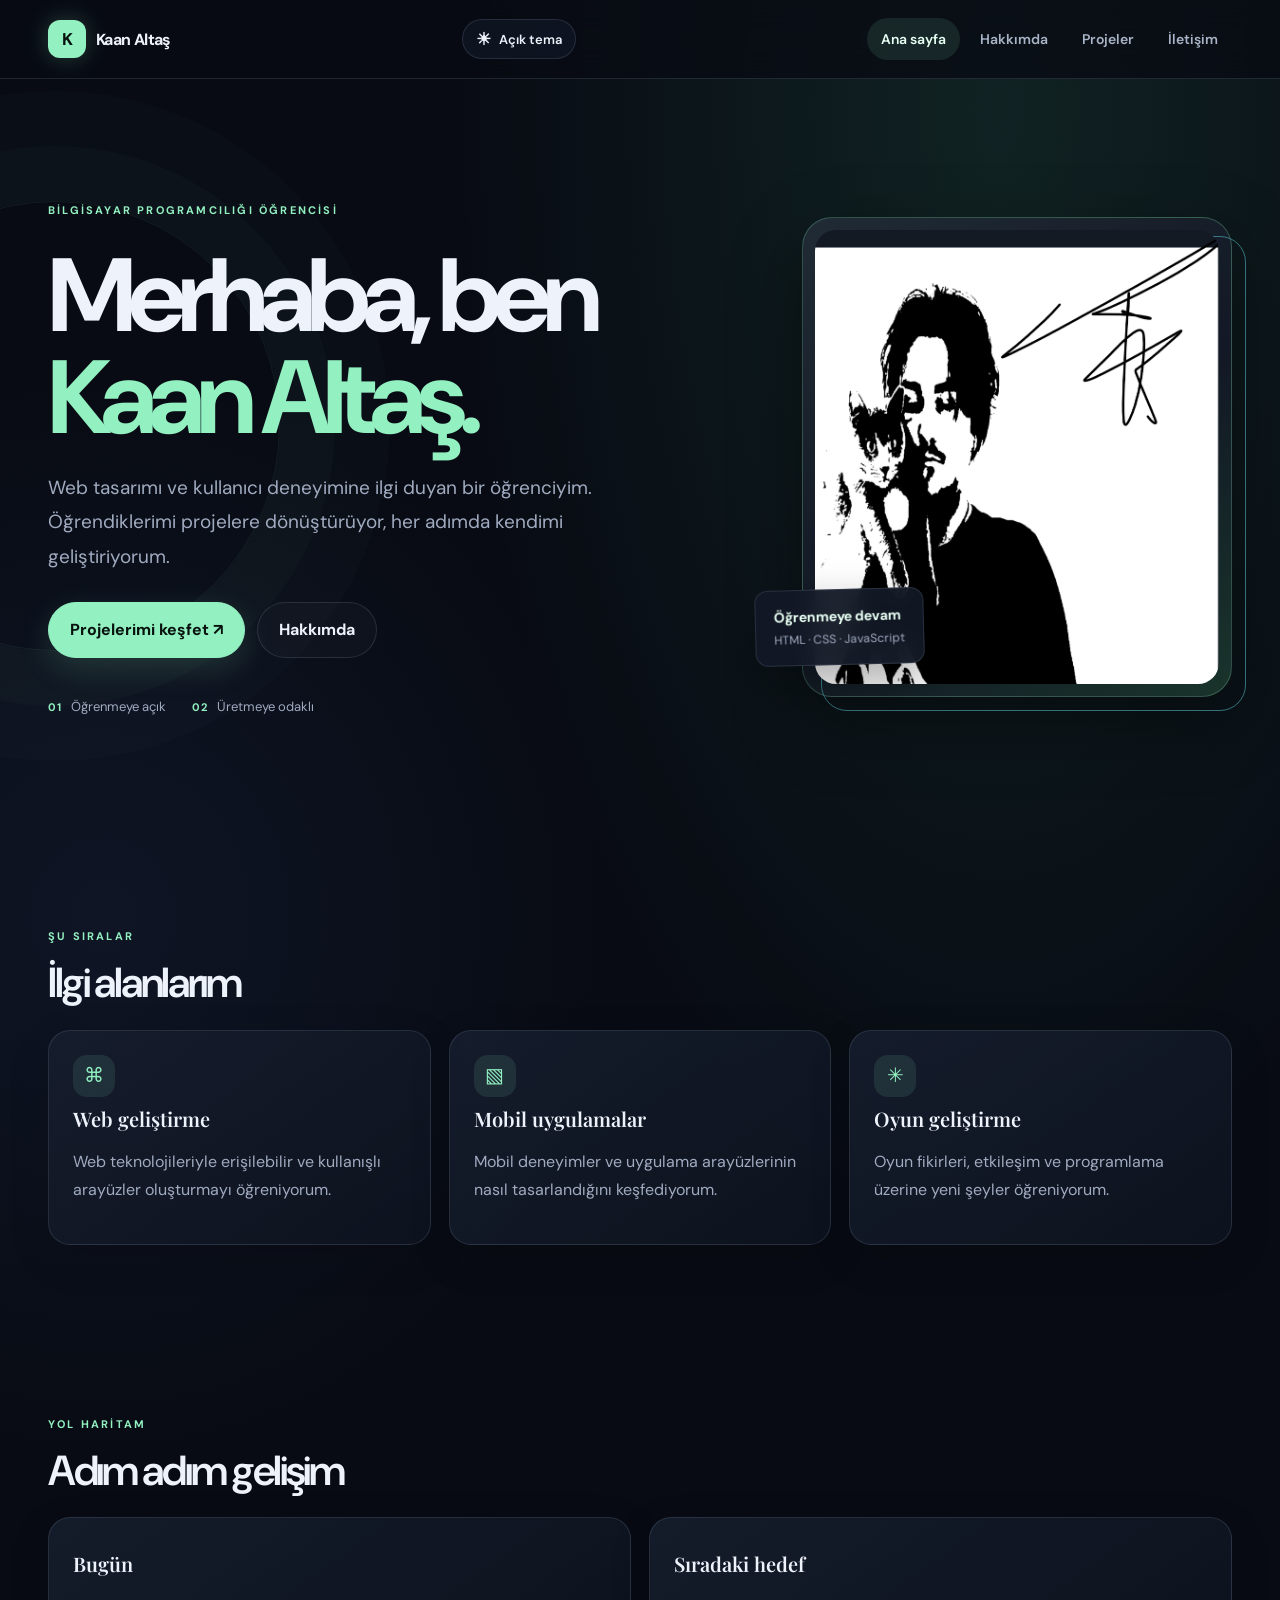
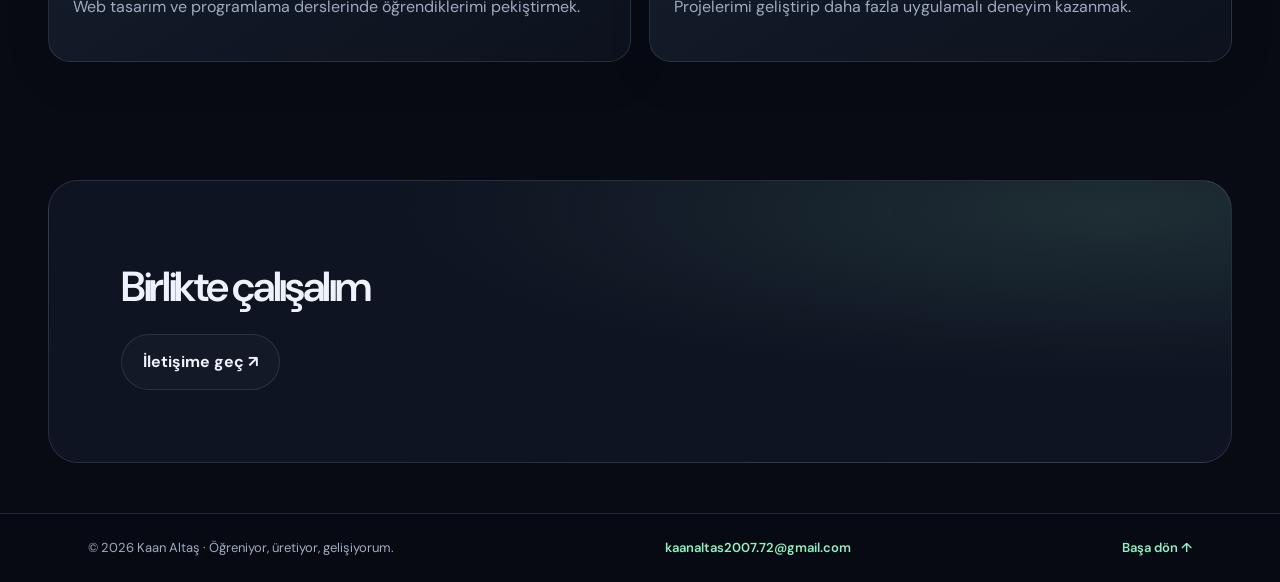
<file: index.html>
<!doctype html>
<html lang="tr" data-theme="dark">
    <head>
        <meta charset="utf-8">
        <meta name="viewport" content="width=device-width,initial-scale=1">
        <meta name="theme-color" content="#0d1020">
        <meta name="description" content="Kaan Altaş'ın kişisel portfolyosu; projeleri, eğitimi ve iletişim bilgileri.">
        <title>
            Portfolyo | Kaan Altaş
        </title>
        <link rel="stylesheet" href="css/style.css">
    </head>
    <body id="top">
        <div class="scroll-progress" aria-hidden="true"><span></span></div>
        <a class="skip" href="#main">
            İçeriğe geç
        </a>


        <!-- Üst alan: site markası, tema seçeneği ve gezinme menüsü. -->



        <header class="header">
            <div class="nav">
                <a class="brand" href="index.html">
                    <b>
                        K
                    </b>
                    Kaan Altaş
                </a>
                <button class="toggle" aria-label="Menüyü aç" aria-expanded="false">
                    ☰
                </button>
                <button class="theme-toggle" type="button" aria-label="Koyu temayi etkinlestir" aria-pressed="false">
                    <span class="theme-icon" aria-hidden="true">&#9790;</span>
                    <span class="theme-label">Koyu tema</span>
                </button>
                <nav aria-label="Ana menü">
                    <ul>
                        <li>
                            <a href="index.html" aria-current="page">
                                Ana sayfa
                            </a>
                        </li>
                        <li>
                            <a href="hakkimda.html">
                                Hakkımda
                            </a>
                        </li>
                        <li>
                            <a href="projeler.html">
                                Projeler
                            </a>
                        </li>
                        <li>
                            <a href="iletisim.html">
                                İletişim
                            </a>
                        </li>
                    </ul>
                </nav>
            </div>
        </header>


        <!-- Bu sayfanın ana içeriği burada başlar. -->



        <main id="main" class="wrap">


            <!-- Giriş alanı: kısa tanıtım ve portre görseli. -->



            <section class="hero" data-reveal>
                <div>
                    <span class="eyebrow">
                        Bilgisayar Programcılığı Öğrencisi
                    </span>
                    <h1>
                        Merhaba, ben
                        <br>
                        <span>
                            Kaan Altaş.
                        </span>
                    </h1>
                    <p class="lead">
                        Web tasarımı ve kullanıcı deneyimine ilgi duyan bir öğrenciyim. Öğrendiklerimi projelere dönüştürüyor, her adımda kendimi geliştiriyorum.
                    </p>
                    <div class="actions">
                        <a class="btn" href="projeler.html">
                            Projelerimi keşfet ↗
                        </a>
                        <a class="btn alt" href="hakkimda.html">
                            Hakkımda
                        </a>
                    </div>
                    <div class="hero-meta" aria-label="Kısa bilgiler">
                        <span><strong>01</strong> Öğrenmeye açık</span>
                        <span><strong>02</strong> Üretmeye odaklı</span>
                    </div>
                </div>
                <div class="portrait">
                    <img src="img/profil.png" alt="Kaan Altaş'ın portre fotoğrafı">
                    <div class="note">
                        <b>
                            Öğrenmeye devam
                        </b>
                        HTML · CSS · JavaScript
                    </div>
                </div>
            </section>


            <!-- İlgi alanlarını tanıtan kartlar. -->



            <section class="section" data-reveal>
                <span class="eyebrow">
                    Şu sıralar
                </span>
                <h2>
                    İlgi alanlarım
                </h2>
                <div class="grid">
                    <article class="panel">
                        <span class="icon">
                            ⌘
                        </span>
                        <h3>
                            Web geliştirme
                        </h3>
                        <p>
                            Web teknolojileriyle erişilebilir ve kullanışlı arayüzler oluşturmayı öğreniyorum.
                        </p>
                    </article>
                    <article class="panel">
                        <span class="icon">
                            ▧
                        </span>
                        <h3>
                            Mobil uygulamalar
                        </h3>
                        <p>
                            Mobil deneyimler ve uygulama arayüzlerinin nasıl tasarlandığını keşfediyorum.
                        </p>
                    </article>
                    <article class="panel">
                        <span class="icon">
                            ✳
                        </span>
                        <h3>
                            Oyun geliştirme
                        </h3>
                        <p>
                            Oyun fikirleri, etkileşim ve programlama üzerine yeni şeyler öğreniyorum.
                        </p>
                    </article>
                </div>
            </section>


            <!-- Hedefleri ve gelişim planını özetleyen bölüm. -->



            <section class="section" data-reveal>
                <span class="eyebrow">
                    Yol haritam
                </span>
                <h2>
                    Adım adım gelişim
                </h2>
                <div class="columns">
                    <article class="panel">
                        <h3>
                            Bugün
                        </h3>
                        <p>
                            Web tasarım ve programlama derslerinde öğrendiklerimi pekiştirmek.
                        </p>
                    </article>
                    <article class="panel">
                        <h3>
                            Sıradaki hedef
                        </h3>
                        <p>
                            Projelerimi geliştirip daha fazla uygulamalı deneyim kazanmak.
                        </p>
                    </article>
                </div>
            </section>


            <!-- İletişim sayfasına yönlendiren çağrı. -->



            <section class="section contact-cta" data-reveal>
                <h2>
                    Birlikte çalışalım
                </h2>
                <a class="btn alt" href="iletisim.html">
                    İletişime geç ↗
                </a>
            </section>
        </main>


        <!-- Alt bilgi: telif ve iletişim bağlantıları. -->



        <footer>
            <div class="foot">
                <span>
                    © 2026 Kaan Altaş · Öğreniyor, üretiyor, gelişiyorum.
                </span>
                <a href="mailto:kaanaltas2007.72@gmail.com">
                    kaanaltas2007.72@gmail.com
                </a>
                <a href="#top">
                    Başa dön ↑
                </a>
            </div>
        </footer>
        <script src="js/main.js" defer>
        </script>
    </body>
</html>
</file>
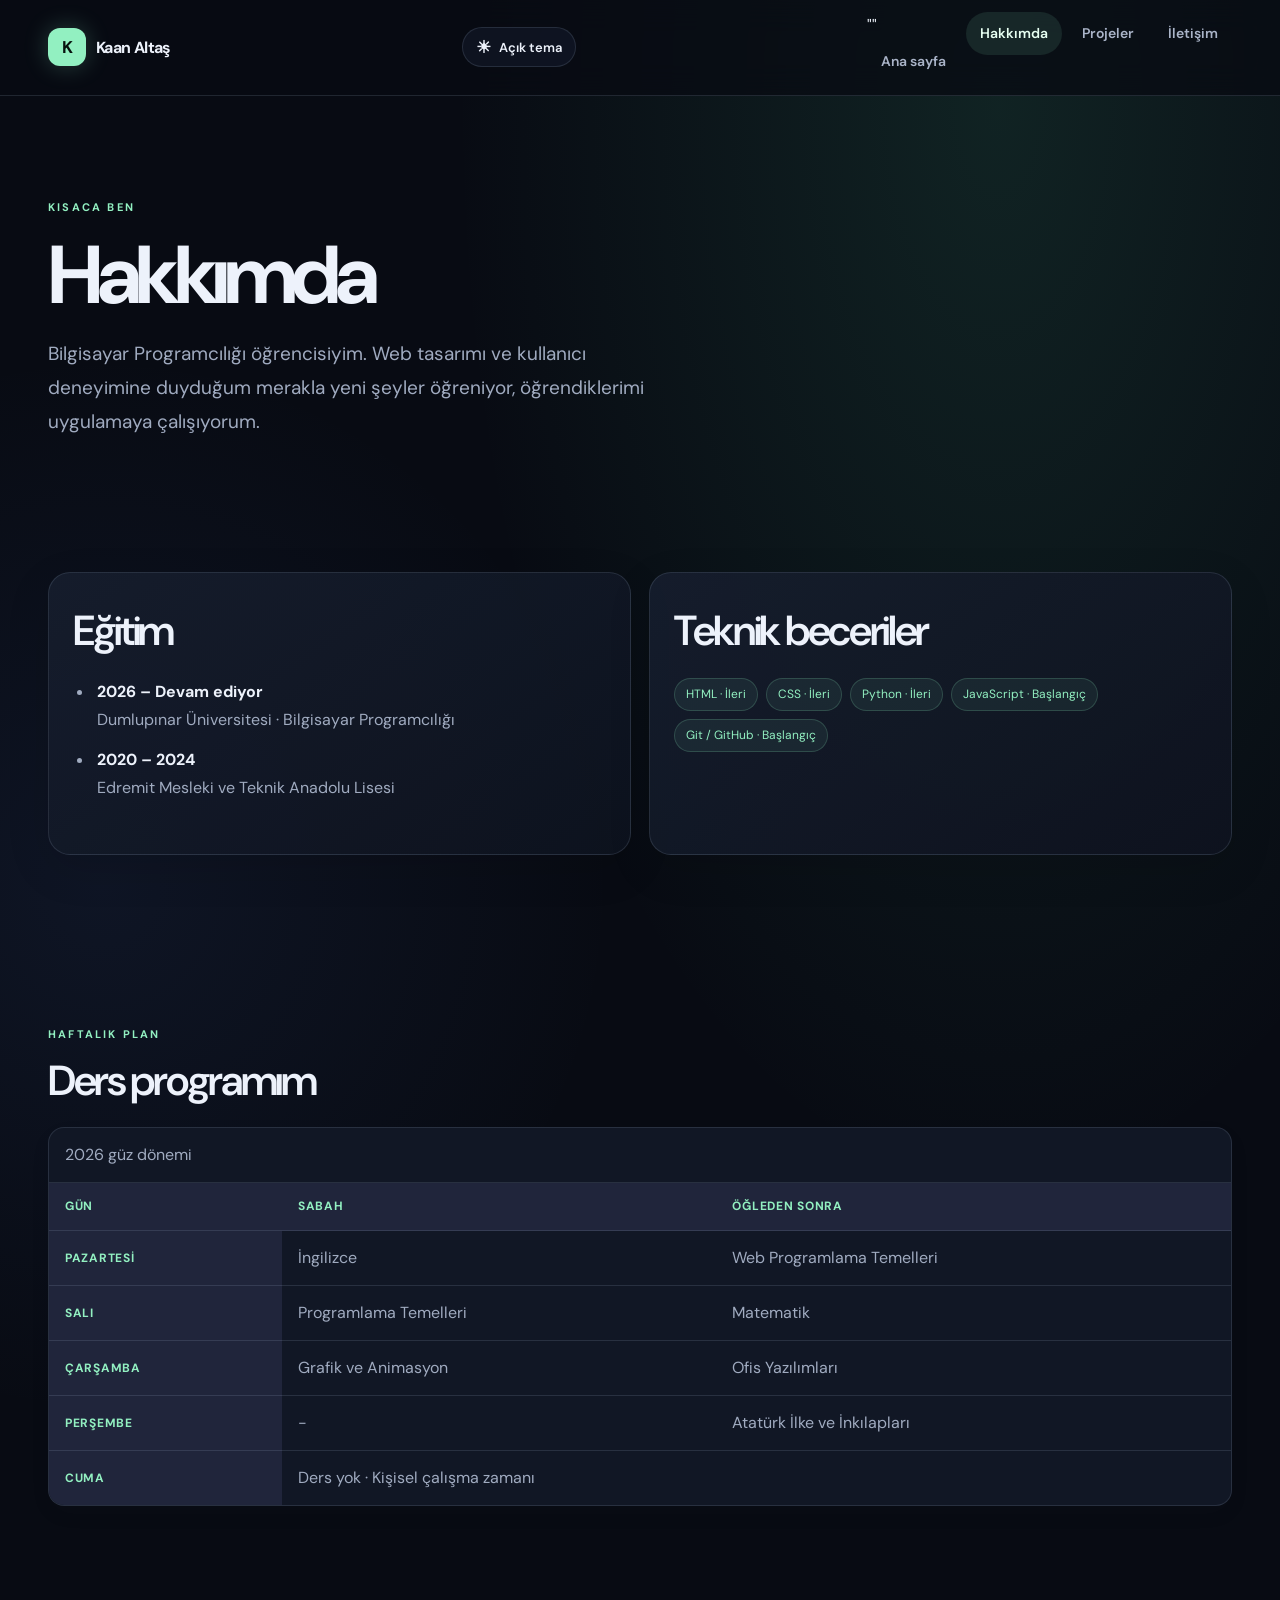
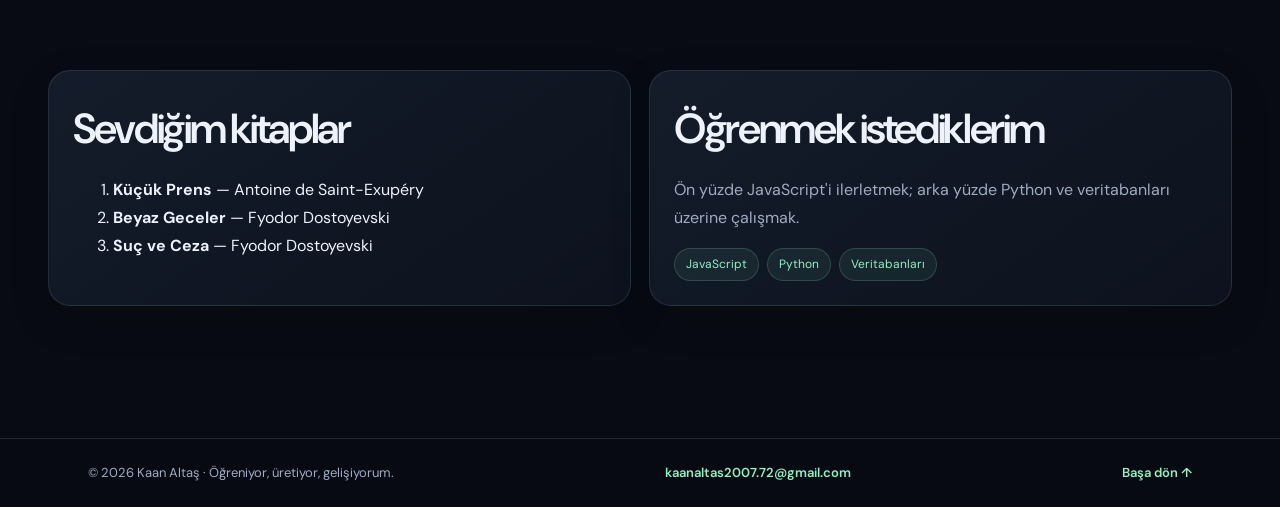
<file: hakkimda.html>
<!doctype html>
<html lang="tr" data-theme="dark">
    <head>
        <meta charset="utf-8">
        <meta name="viewport" content="width=device-width,initial-scale=1">
        <meta name="theme-color" content="#0d1020">
        <meta name="description" content="Kaan Altaş'ın kişisel portfolyosu; projeleri, eğitimi ve iletişim bilgileri.">
        <title>
            Hakkımda | Kaan Altaş
        </title>
        <link rel="stylesheet" href="css/style.css">
    </head>
    <body id="top">
        <a class="skip" href="#main">
            İçeriğe geç
        </a>


        <!-- Üst alan: site markası, tema seçeneği ve gezinme menüsü. -->



        <header class="header">
            <div class="nav">
                <a class="brand" href="index.html">
                    <b>
                        K
                    </b>
                    Kaan Altaş
                </a>
                <button class="toggle" aria-label="Menüyü aç" aria-expanded="false">
                    ☰
                </button>
                <button class="theme-toggle" type="button" aria-label="Koyu temayi etkinlestir" aria-pressed="false">
                    <span class="theme-icon" aria-hidden="true">&#9790;</span>
                    <span class="theme-label">Koyu tema</span>
                </button>
                <nav aria-label="Ana menü">
                    <ul>
                        <li> ""
                            <a href="index.html">
                                Ana sayfa
                            </a>
                        </li>
                        <li>
                            <a href="hakkimda.html" aria-current="page">
                                Hakkımda
                            </a>
                        </li>
                        <li>
                            <a href="projeler.html">
                                Projeler
                            </a>
                        </li>
                        <li>
                            <a href="iletisim.html">
                                İletişim
                            </a>
                        </li>
                    </ul>
                </nav>
            </div>
        </header>


        <!-- Bu sayfanın ana içeriği burada başlar. -->



        <main id="main" class="wrap">


            <!-- Kişisel tanıtım başlığı ve kısa özet. -->



            <section class="heading">
                <span class="eyebrow">
                    Kısaca ben
                </span>
                <h1>
                    Hakkımda
                </h1>
                <p class="lead">
                    Bilgisayar Programcılığı öğrencisiyim. Web tasarımı ve kullanıcı deneyimine duyduğum merakla yeni şeyler öğreniyor, öğrendiklerimi uygulamaya çalışıyorum.
                </p>
            </section>


            <!-- Eğitim geçmişi ve teknik beceriler. -->



            <section class="section">
                <div class="columns">
                    <article class="panel">
                        <h2>
                            Eğitim
                        </h2>
                        <ul class="timeline">
                            <li>
                                <strong>
                                    2026 – Devam ediyor
                                </strong>
                                Dumlupınar Üniversitesi · Bilgisayar Programcılığı
                            </li>
                            <li>
                                <strong>
                                    2020 – 2024
                                </strong>
                                Edremit Mesleki ve Teknik Anadolu Lisesi
                            </li>
                        </ul>
                    </article>
                    <article class="panel">
                        <h2>
                            Teknik beceriler
                        </h2>
                        <div class="tags">
                            <span class="tag">
                                HTML · İleri
                            </span>
                            <span class="tag">
                                CSS · İleri
                            </span>
                            <span class="tag">
                                Python · İleri
                            </span>
                            <span class="tag">
                                JavaScript · Başlangıç
                            </span>
                            <span class="tag">
                                Git / GitHub · Başlangıç
                            </span>
                        </div>
                    </article>
                </div>
            </section>


            <!-- Haftanın gün ve saatlerine göre ders programı. -->



            <section class="section">
                <span class="eyebrow">
                    Haftalık plan
                </span>
                <h2>
                    Ders programım
                </h2>
                <div class="tablebox">
                    <table>
                        <caption>
                            2026 güz dönemi
                        </caption>
                        <thead>
                            <tr>
                                <th>
                                    Gün
                                </th>
                                <th>
                                    Sabah
                                </th>
                                <th>
                                    Öğleden sonra
                                </th>
                            </tr>
                        </thead>
                        <tbody>
                            <tr>
                                <th scope="row">
                                    Pazartesi
                                </th>
                                <td>
                                    İngilizce
                                </td>
                                <td>
                                    Web Programlama Temelleri
                                </td>
                            </tr>
                            <tr>
                                <th scope="row">
                                    Salı
                                </th>
                                <td>
                                    Programlama Temelleri
                                </td>
                                <td>
                                    Matematik
                                </td>
                            </tr>
                            <tr>
                                <th scope="row">
                                    Çarşamba
                                </th>
                                <td>
                                    Grafik ve Animasyon
                                </td>
                                <td>
                                    Ofis Yazılımları
                                </td>
                            </tr>
                            <tr>
                                <th scope="row">
                                    Perşembe
                                </th>
                                <td>
                                    -
                                </td>
                                <td>
                                    Atatürk İlke ve İnkılapları
                                </td>
                            </tr>
                            <tr>
                                <th scope="row">
                                    Cuma
                                </th>
                                <td colspan="2">
                                    Ders yok · Kişisel çalışma zamanı
                                </td>
                            </tr>
                        </tbody>
                    </table>
                </div>
            </section>


            <!-- Kitap tercihleri ve öğrenme hedefleri. -->



            <section class="section">
                <div class="columns">
                    <article class="panel">
                        <h2>
                            Sevdiğim kitaplar
                        </h2>
                        <ol>
                            <li>
                                <b>
                                    Küçük Prens
                                </b>
                                — Antoine de Saint-Exupéry
                            </li>
                            <li>
                                <b>
                                    Beyaz Geceler
                                </b>
                                — Fyodor Dostoyevski
                            </li>
                            <li>
                                <b>
                                    Suç ve Ceza
                                </b>
                                — Fyodor Dostoyevski
                            </li>
                        </ol>
                    </article>
                    <article class="panel">
                        <h2>
                            Öğrenmek istediklerim
                        </h2>
                        <p class="muted">
                            Ön yüzde JavaScript'i ilerletmek; arka yüzde Python ve veritabanları üzerine çalışmak.
                        </p>
                        <div class="tags">
                            <span class="tag">
                                JavaScript
                            </span>
                            <span class="tag">
                                Python
                            </span>
                            <span class="tag">
                                Veritabanları
                            </span>
                        </div>
                    </article>
                </div>
            </section>
        </main>


        <!-- Alt bilgi: telif ve iletişim bağlantıları. -->



        <footer>
            <div class="foot">
                <span>
                    © 2026 Kaan Altaş · Öğreniyor, üretiyor, gelişiyorum.
                </span>
                <a href="mailto:kaanaltas2007.72@gmail.com">
                    kaanaltas2007.72@gmail.com
                </a>
                <a href="#top">
                    Başa dön ↑
                </a>
            </div>
        </footer>
        <script src="js/main.js" defer>
        </script>
    </body>
</html>
</file>
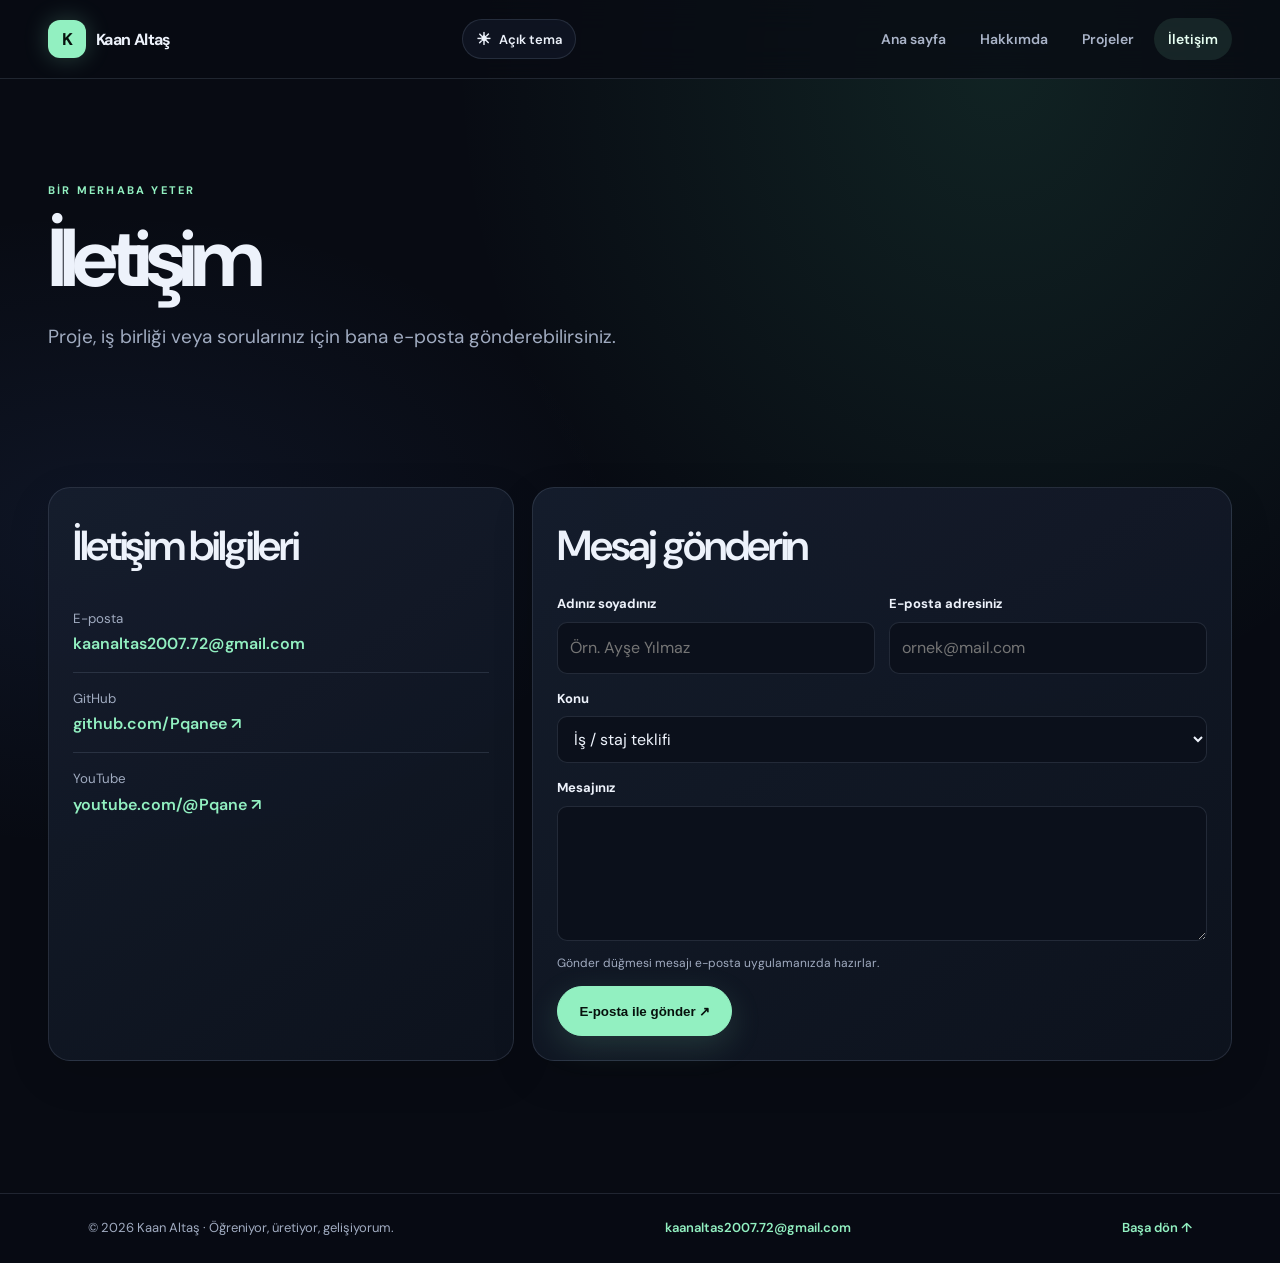
<file: iletisim.html>
<!doctype html>
<html lang="tr" data-theme="dark">
    <head>
        <meta charset="utf-8">
        <meta name="viewport" content="width=device-width,initial-scale=1">
        <meta name="theme-color" content="#0d1020">
        <meta name="description" content="Kaan Altaş'ın kişisel portfolyosu; projeleri, eğitimi ve iletişim bilgileri.">
        <title>
            İletişim | Kaan Altaş
        </title>
        <link rel="stylesheet" href="css/style.css">
    </head>
    <body id="top">
        <a class="skip" href="#main">
            İçeriğe geç
        </a>


        <!-- Üst alan: site markası, tema seçeneği ve gezinme menüsü. -->



        <header class="header">
            <div class="nav">
                <a class="brand" href="index.html">
                    <b>
                        K
                    </b>
                    Kaan Altaş
                </a>
                <button class="toggle" aria-label="Menüyü aç" aria-expanded="false">
                    ☰
                </button>
                <button class="theme-toggle" type="button" aria-label="Koyu temayi etkinlestir" aria-pressed="false">
                    <span class="theme-icon" aria-hidden="true">&#9790;</span>
                    <span class="theme-label">Koyu tema</span>
                </button>
                <nav aria-label="Ana menü">
                    <ul>
                        <li>
                            <a href="index.html">
                                Ana sayfa
                            </a>
                        </li>
                        <li>
                            <a href="hakkimda.html">
                                Hakkımda
                            </a>
                        </li>
                        <li>
                            <a href="projeler.html">
                                Projeler
                            </a>
                        </li>
                        <li>
                            <a href="iletisim.html" aria-current="page">
                                İletişim
                            </a>
                        </li>
                    </ul>
                </nav>
            </div>
        </header>
<div class=".nav"></div>

        <!-- Bu sayfanın ana içeriği burada başlar. -->



        <main id="main" class="wrap">


            <!-- İletişim sayfası başlığı ve kısa yönlendirme. -->



            <section class="heading">
                <span class="eyebrow">
                    Bir merhaba yeter
                </span>
                <h1>
                    İletişim
                </h1>
                <p class="lead">
                    Proje, iş birliği veya sorularınız için bana e-posta gönderebilirsiniz.
                </p>
            </section>
            <section class="section">
                <div class="contact">


                    <!-- E-posta ve sosyal profil bağlantıları. -->



                    <aside class="panel">
                        <h2>
                            İletişim bilgileri
                        </h2>
                        <div class="contact-item">
                            <small>
                                E-posta
                            </small>
                            <a href="mailto:kaanaltas2007.72@gmail.com">
                                kaanaltas2007.72@gmail.com
                            </a>
                        </div>
                        <div class="contact-item">
                            <small>
                                GitHub
                            </small>
                            <a href="https://github.com/Pqanee" target="_blank" rel="noopener noreferrer">
                                github.com/Pqanee ↗
                            </a>
                        </div>
                        <div class="contact-item">
                            <small>
                                YouTube
                            </small>
                            <a href="https://www.youtube.com/@Pqane" target="_blank" rel="noopener noreferrer">
                                youtube.com/@Pqane ↗
                            </a>
                        </div>
                    </aside>
                    <section class="panel">
                        <h2>
                            Mesaj gönderin
                        </h2>


                        <!-- Form alanları JavaScript ile e-posta taslağına dönüştürülür. -->



                        <form id="contact-form">
                            <div class="formgrid">
                                <div class="field">
                                    <label for="ad">
                                        Adınız soyadınız
                                    </label>
                                    <input id="ad" name="ad" autocomplete="name" placeholder="Örn. Ayşe Yılmaz" required>
                                </div>
                                <div class="field">
                                    <label for="eposta">
                                        E-posta adresiniz
                                    </label>
                                    <input id="eposta" name="eposta" type="email" autocomplete="email" placeholder="ornek@mail.com" required>
                                </div>
                                <div class="field full">
                                    <label for="konu">
                                        Konu
                                    </label>
                                    <select id="konu" name="konu">
                                        <option>
                                            İş / staj teklifi
                                        </option>
                                        <option>
                                            Proje iş birliği
                                        </option>
                                        <option>
                                            Diğer
                                        </option>
                                    </select>
                                </div>
                                <div class="field full">
                                    <label for="mesaj">
                                        Mesajınız
                                    </label>
                                    <textarea id="mesaj" name="mesaj" placeholder="Mesajınızı buraya yazın…" required>
                                    </textarea>
                                </div>
                            </div>
                            <p class="hint">
                                Gönder düğmesi mesajı e-posta uygulamanızda hazırlar.
                            </p>
                            <button class="btn" type="submit">
                                E-posta ile gönder ↗
                            </button>
                        </form>
                    </section>
                </div>
            </section>
        </main>


        <!-- Alt bilgi: telif ve iletişim bağlantıları. -->



        <footer>
            <div class="foot">
                <span>
                    © 2026 Kaan Altaş · Öğreniyor, üretiyor, gelişiyorum.
                </span>
                <a href="mailto:kaanaltas2007.72@gmail.com">
                    kaanaltas2007.72@gmail.com
                </a>
                <a href="#top">
                    Başa dön ↑
                </a>
            </div>
        </footer>
        <script src="js/main.js" defer>
        </script>
    </body>
</html>
</file>
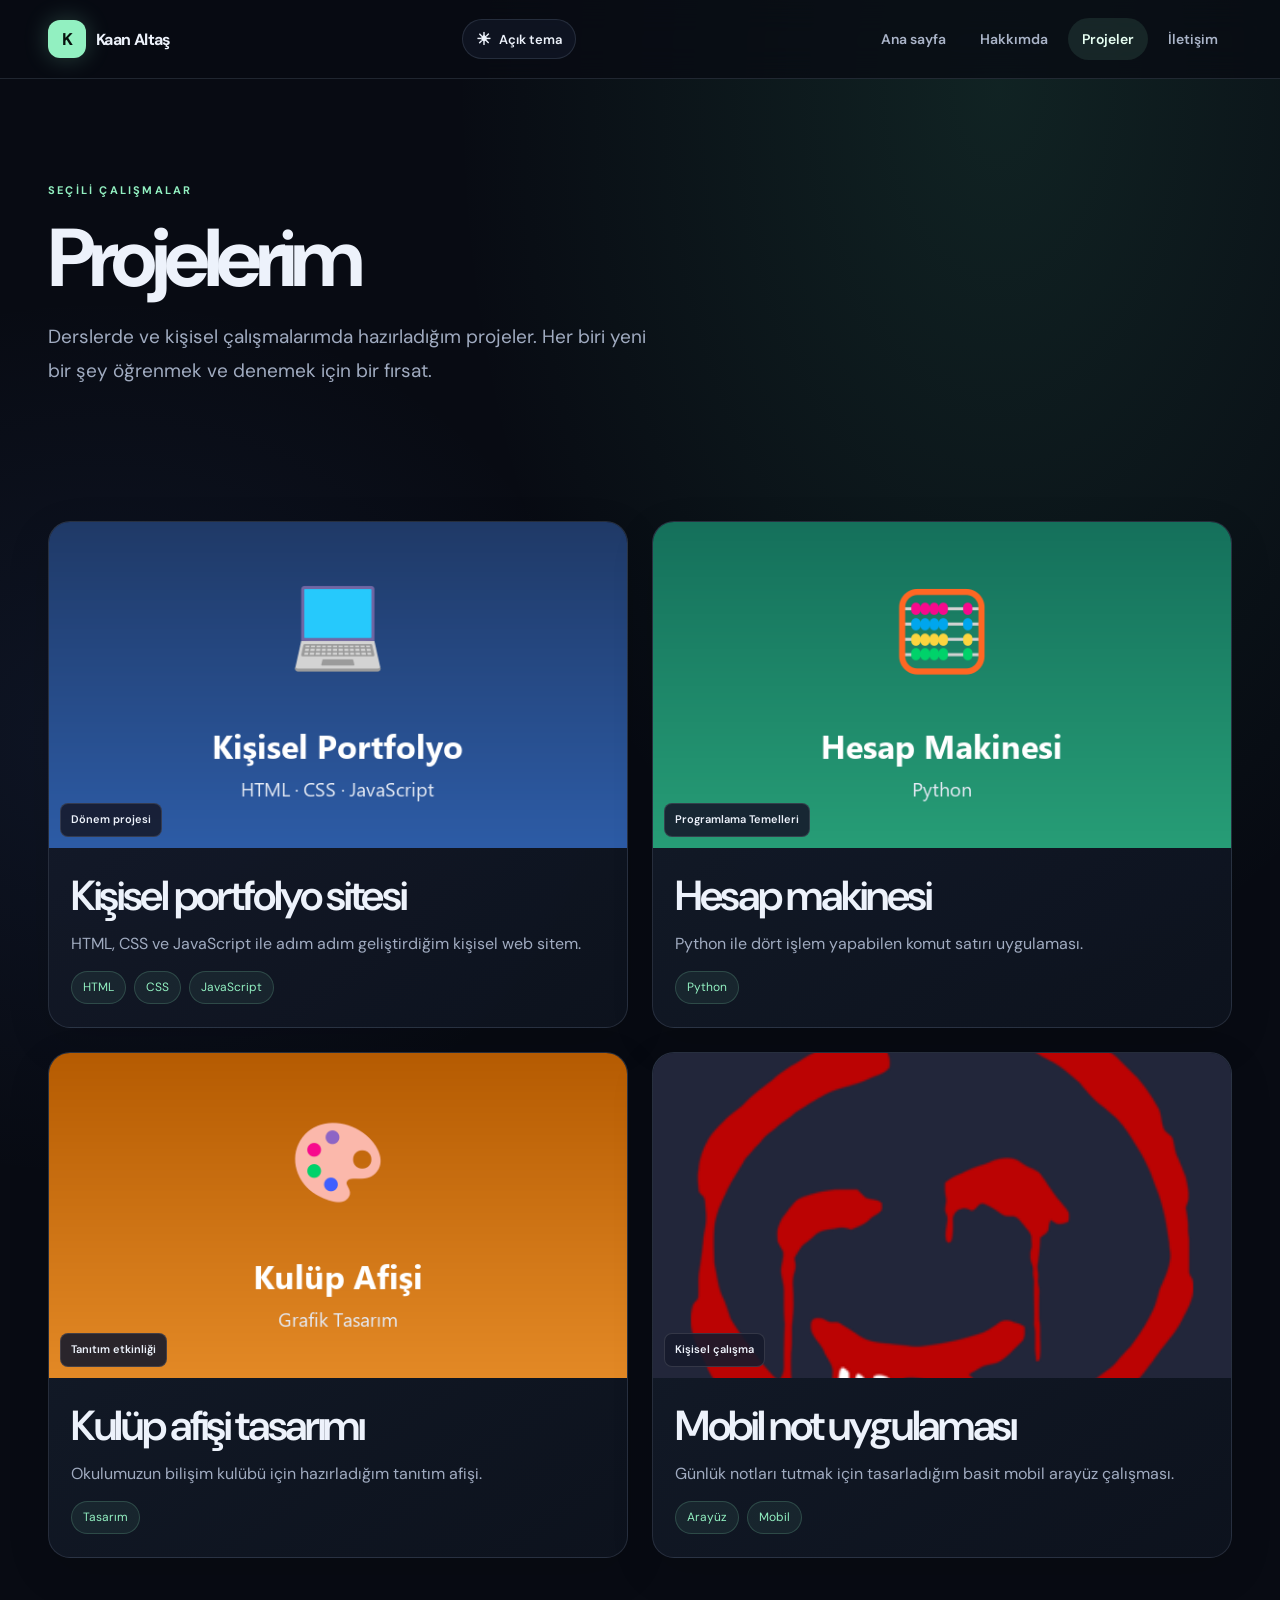
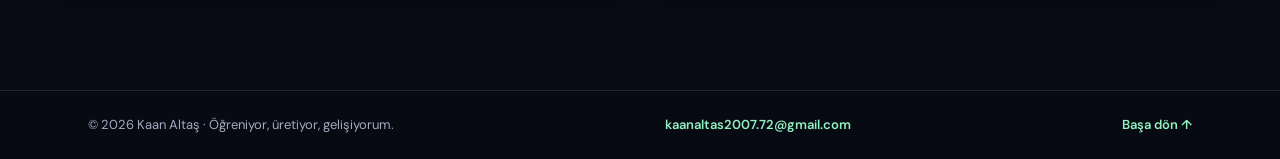
<file: projeler.html>
<!doctype html>
<html lang="tr" data-theme="dark">
    <head>
        <meta charset="utf-8">
        <meta name="viewport" content="width=device-width,initial-scale=1">
        <meta name="theme-color" content="#0d1020">
        <meta name="description" content="Kaan Altaş'ın kişisel portfolyosu; projeleri, eğitimi ve iletişim bilgileri.">
        <title>
            Projelerim | Kaan Altaş
        </title>
        <link rel="stylesheet" href="css/style.css">
    </head>
    <body id="top">
        <a class="skip" href="#main">
            İçeriğe geç
        </a>


        <!-- Üst alan: site markası, tema seçeneği ve gezinme menüsü. -->



        <header class="header">
            <div class="nav">
                <a class="brand" href="index.html">
                    <b>
                        K
                    </b>
                    Kaan Altaş
                </a>
                <button class="toggle" aria-label="Menüyü aç" aria-expanded="false">
                    ☰
                </button>
                <button class="theme-toggle" type="button" aria-label="Koyu temayi etkinlestir" aria-pressed="false">
                    <span class="theme-icon" aria-hidden="true">&#9790;</span>
                    <span class="theme-label">Koyu tema</span>
                </button>
                <nav aria-label="Ana menü">
                    <ul>
                        <li>
                            <a href="index.html">
                                Ana sayfa
                            </a>
                        </li>
                        <li>
                            <a href="hakkimda.html">
                                Hakkımda
                            </a>
                        </li>
                        <li>
                            <a href="projeler.html" aria-current="page">
                                Projeler
                            </a>
                        </li>
                        <li>
                            <a href="iletisim.html">
                                İletişim
                            </a>
                        </li>
                    </ul>
                </nav>
            </div>
        </header>


        <!-- Bu sayfanın ana içeriği burada başlar. -->



        <main id="main" class="wrap">


            <!-- Projeler sayfasının başlığı ve açıklaması. -->



            <section class="heading">
                <span class="eyebrow">
                    Seçili çalışmalar
                </span>
                <h1>
                    Projelerim
                </h1>
                <p class="lead">
                    Derslerde ve kişisel çalışmalarımda hazırladığım projeler. Her biri yeni bir şey öğrenmek ve denemek için bir fırsat.
                </p>
            </section>
            <section class="section">
                <div class="projects">


                    <!-- Proje 1: Portfolyo web sitesi çalışması. -->



                    <article class="panel project">
                        <figure>
                            <img src="img/proje-portfolyo.png" alt="Portfolyo sitesi önizlemesi" loading="lazy">
                            <figcaption>
                                Dönem projesi
                            </figcaption>
                        </figure>
                        <div class="body">
                            <h2>
                                Kişisel portfolyo sitesi
                            </h2>
                            <p>
                                HTML, CSS ve JavaScript ile adım adım geliştirdiğim kişisel web sitem.
                            </p>
                            <div class="tags">
                                <span class="tag">
                                    HTML
                                </span>
                                <span class="tag">
                                    CSS
                                </span>
                                <span class="tag">
                                    JavaScript
                                </span>
                            </div>
                        </div>
                    </article>


                    <!-- Proje 2: Python hesap makinesi çalışması. -->



                    <article class="panel project">
                        <figure>
                            <img src="img/proje-hesap.png" alt="Hesap makinesi projesi" loading="lazy">
                            <figcaption>
                                Programlama Temelleri
                            </figcaption>
                        </figure>
                        <div class="body">
                            <h2>
                                Hesap makinesi
                            </h2>
                            <p>
                                Python ile dört işlem yapabilen komut satırı uygulaması.
                            </p>
                            <div class="tags">
                                <span class="tag">
                                    Python
                                </span>
                            </div>
                        </div>
                    </article>


                    <!-- Proje 3: Okul kulübü için afiş tasarımı. -->



                    <article class="panel project">
                        <figure>
                            <img src="img/proje-afis.png" alt="Bilişim kulübü afişi" loading="lazy">
                            <figcaption>
                                Tanıtım etkinliği
                            </figcaption>
                        </figure>
                        <div class="body">
                            <h2>
                                Kulüp afişi tasarımı
                            </h2>
                            <p>
                                Okulumuzun bilişim kulübü için hazırladığım tanıtım afişi.
                            </p>
                            <div class="tags">
                                <span class="tag">
                                    Tasarım
                                </span>
                            </div>
                        </div>
                    </article>


                    <!-- Proje 4: Mobil not arayüzü çalışması. -->



                    <article class="panel project">
                        <figure>
                            <img src="img/Gorev2.png" alt="Mobil not uygulaması arayüzü" loading="lazy">
                            <figcaption>
                                Kişisel çalışma
                            </figcaption>
                        </figure>
                        <div class="body">
                            <h2>
                                Mobil not uygulaması
                            </h2>
                            <p>
                                Günlük notları tutmak için tasarladığım basit mobil arayüz çalışması.
                            </p>
                            <div class="tags">
                                <span class="tag">
                                    Arayüz
                                </span>
                                <span class="tag">
                                    Mobil
                                </span>
                            </div>
                        </div>
                    </article>
                </div>
            </section>
        </main>


        <!-- Alt bilgi: telif ve iletişim bağlantıları. -->



        <footer>
            <div class="foot">
                <span>
                    © 2026 Kaan Altaş · Öğreniyor, üretiyor, gelişiyorum.
                </span>
                <a href="mailto:kaanaltas2007.72@gmail.com">
                    kaanaltas2007.72@gmail.com
                </a>
                <a href="#top">
                    Başa dön ↑
                </a>
            </div>
        </footer>
        <script src="js/main.js" defer>
        </script>
    </body>
</html>
</file>
<file: css/style.css>
@import url('https://fonts.googleapis.com/css2?family=DM+Sans:wght@400;500;600;700&family=Playfair+Display:wght@500;600;700&display=swap');


/* Renk paleti ve ortak gölge değerleri. */



:root {
    --bg: #f5f1e8;
    --paper: #fffdf8;
    --panel: #fffdf9;
    --line: #e6dfd1;
    --text: #1d302a;
    --muted: #69766d;
    --green: #245246;
    --green-dark: #173b33;
    --accent: #b86545;
    --gold: #c89b58;
    --shadow: 0 18px 45px rgba(52, 55, 43, .09);
}

* {
    box-sizing: border-box;
}

html {
    scroll-behavior: smooth;
}


/* Sayfanın temel zemini, yazısı ve varsayılan tipografisi. */



body {
    margin: 0;
    color: var(--text);
    background:
        radial-gradient(ellipse at 88% 4%, rgba(200, 155, 88, .14), transparent 28rem),
        var(--bg);
    font: 16px/1.75 'DM Sans', sans-serif;
}

a {
    color: inherit;
    text-decoration: none;
    transition: color .2s ease, background .2s ease, transform .2s ease;
}

a:hover {
    color: var(--accent);
}

img {
    display: block;
    max-width: 100%;
}

.skip {
    position: absolute;
    left: -999px;
    top: 12px;
    z-index: 99;
    padding: 9px 14px;
    border-radius: 8px;
    color: #fff;
    background: var(--green-dark);
}

.skip:focus {
    left: 12px;
}


/* Kaydırma sırasında üstte kalan yarı saydam başlık. */



.header {
    position: sticky;
    top: 0;
    z-index: 5;
    border-bottom: 1px solid rgba(29, 48, 42, .1);
    background: rgba(250, 247, 239, .9);
    backdrop-filter: blur(16px);
}


/* Marka, tema düğmesi ve sayfa bağlantılarını hizalar. */



.nav {
    max-width: 1160px;
    min-height: 76px;
    margin: auto;
    padding: 12px 28px;
    display: flex;
    align-items: center;
    justify-content: space-between;
    gap: 24px;
}

.brand {
    display: inline-flex;
    align-items: center;
    color: var(--green-dark);
    font: 700 18px 'Playfair Display', serif;
    letter-spacing: -.02em;
}

.brand b {
    display: inline-grid;
    width: 38px;
    height: 38px;
    margin-right: 10px;
    place-items: center;
    border-radius: 13px 13px 13px 4px;
    color: #fffdf8;
    background: var(--green);
    font: 700 17px 'DM Sans', sans-serif;
}

.nav ul {
    display: flex;
    gap: 6px;
    margin: 0;
    padding: 0;
    list-style: none;
}

.nav a:not(.brand) {
    display: block;
    padding: 9px 14px;
    border-radius: 30px;
    color: var(--muted);
    font-size: 14px;
    font-weight: 600;
}

.nav a[aria-current=page],
.nav a:not(.brand):hover {
    color: var(--green-dark);
    background: #e8eee6;
}

.toggle {
    display: none;
    padding: 8px 12px;
    border: 1px solid var(--line);
    border-radius: 10px;
    color: var(--green-dark);
    background: var(--paper);
    cursor: pointer;
}

.wrap {
    max-width: 1160px;
    margin: auto;
    padding: 0 28px;
}


/* Ana sayfanın iki sütunlu karşılama düzeni. */



.hero {
    min-height: 590px;
    padding: 82px 0 74px;
    display: grid;
    grid-template-columns: 1.15fr .85fr;
    align-items: center;
    gap: 66px;
}

.eyebrow {
    display: inline-block;
    color: var(--accent);
    font-size: 11px;
    font-weight: 700;
    letter-spacing: .18em;
    text-transform: uppercase;
}

.hero h1,
.heading h1 {
    margin: 18px 0;
    color: var(--green-dark);
    font: 600 clamp(48px, 7vw, 82px)/1.05 'Playfair Display', serif;
    letter-spacing: -.045em;
}

.hero h1 span {
    color: var(--accent);
    font-style: italic;
}

.lead {
    max-width: 620px;
    color: var(--muted);
    font-size: 18px;
}

.actions {
    display: flex;
    flex-wrap: wrap;
    gap: 12px;
    margin-top: 28px;
}


/* Ana ve yardımcı eylem düğmelerinin ortak görünümü. */



.btn {
    display: inline-flex;
    align-items: center;
    justify-content: center;
    gap: 8px;
    padding: 12px 19px;
    border: 1px solid var(--green);
    border-radius: 999px;
    color: #fffdf8;
    background: var(--green);
    font-weight: 700;
    box-shadow: 0 6px 16px rgba(36, 82, 70, .13);
}

.btn:hover {
    color: #fff;
    background: var(--green-dark);
    transform: translateY(-2px);
}

.btn.alt {
    color: var(--green-dark);
    background: transparent;
    border-color: #b8c5b8;
    box-shadow: none;
}

.btn.alt:hover {
    background: #e8eee6;
}


/* Portre görselini kırpmadan gösteren çerçeveli alan. */



.portrait {
    position: relative;
    justify-self: end;
    width: min(100%, 350px);
    padding: 11px;
    border: 1px solid #d4c6ae;
    border-radius: 180px 180px 26px 26px;
    background: #e8dfcf;
    box-shadow: var(--shadow);
    transform: rotate(1.5deg);
}

.portrait::before {
    position: absolute;
    inset: 17px -13px -13px 17px;
    z-index: -1;
    border: 1px solid rgba(184, 101, 69, .45);
    border-radius: inherit;
    content: '';
}

.portrait img {
    width: 100%;
    height: 405px;
    border-radius: 170px 170px 18px 18px;
    object-fit: cover;
    object-position: center 30%;
}

.note {
    position: absolute;
    bottom: 28px;
    left: -35px;
    padding: 11px 16px;
    border: 1px solid var(--line);
    border-radius: 13px;
    color: var(--muted);
    background: var(--paper);
    box-shadow: var(--shadow);
    font-size: 12px;
    transform: rotate(-1.5deg);
}

.note b {
    display: block;
    color: var(--green-dark);
    font-size: 14px;
}


/* Sayfa bölümleri arasında tutarlı dikey boşluk. */



.section {
    padding: 38px 0 66px;
}

.section h2,
.panel h2 {
    margin: 8px 0 20px;
    color: var(--green-dark);
    font: 600 31px/1.25 'Playfair Display', serif;
    letter-spacing: -.025em;
}


/* İlgi alanları kartlarının sütun düzeni. */



.grid {
    display: grid;
    grid-template-columns: repeat(3, 1fr);
    gap: 18px;
}


/* Bilgi ve proje kartlarının yüzey stili. */



.panel {
    padding: 24px;
    border: 1px solid var(--line);
    border-radius: 20px;
    background: var(--panel);
    box-shadow: 0 8px 24px rgba(52, 55, 43, .035);
    transition: transform .22s ease, box-shadow .22s ease, border-color .22s ease;
}

.panel:hover {
    border-color: #d7c6a9;
    box-shadow: var(--shadow);
    transform: translateY(-4px);
}

.panel h3 {
    margin: 8px 0;
    color: var(--green-dark);
    font: 600 20px 'Playfair Display', serif;
}

.panel p,
.muted {
    color: var(--muted);
}

.icon {
    display: inline-grid;
    width: 42px;
    height: 42px;
    place-items: center;
    border-radius: 14px;
    color: var(--accent);
    background: #f6ebe3;
    font-size: 20px;
}


/* İç sayfaların başlık ve giriş alanı. */



.heading {
    padding: 66px 0 30px;
}

.heading h1 {
    margin: 12px 0;
    font-size: clamp(48px, 6vw, 66px);
}

.columns {
    display: grid;
    grid-template-columns: 1fr 1fr;
    gap: 18px;
}


/* Eğitim ve tarih sırasına göre listelenen bilgiler. */



.timeline {
    padding-left: 21px;
    color: var(--muted);
}

.timeline li {
    padding: 0 0 12px 3px;
}

.timeline strong {
    display: block;
    color: var(--green-dark);
}


/* Beceri ve teknoloji etiketlerini satıra dizer. */



.tags {
    display: flex;
    flex-wrap: wrap;
    gap: 8px;
}

.tag {
    padding: 5px 11px;
    border: 1px solid #d8dfd4;
    border-radius: 20px;
    color: var(--green);
    background: #f1f5ef;
    font-size: 12px;
}


/* Ders tablosunu dar ekranlarda yatay kaydırılabilir yapar. */



.tablebox {
    overflow: auto;
    border: 1px solid var(--line);
    border-radius: 16px;
    background: var(--paper);
    box-shadow: 0 8px 24px rgba(52, 55, 43, .035);
}

table {
    width: 100%;
    min-width: 490px;
    border-collapse: collapse;
}

caption {
    padding: 13px 16px;
    color: var(--muted);
    text-align: left;
}

th,
td {
    padding: 13px 16px;
    border-top: 1px solid var(--line);
    text-align: left;
}

th {
    color: var(--green);
    background: #f1f5ef;
    font-size: 12px;
    text-transform: uppercase;
    letter-spacing: .06em;
}

td {
    color: #4d5f55;
}

tbody tr:hover {
    background: #faf4e9;
}


/* Proje kartlarını geniş ekranda iki sütuna dizer. */



.projects {
    display: grid;
    grid-template-columns: 1fr 1fr;
    gap: 20px;
}

.project {
    overflow: hidden;
    padding: 0;
}

.project figure {
    position: relative;
    aspect-ratio: 16 / 9;
    margin: 0;
    overflow: hidden;
    background: #e5e1d6;
}

.project figure img {
    width: 100%;
    height: 100%;
    object-fit: cover;
    transition: transform .35s ease;
}

.project:hover figure img {
    transform: scale(1.035);
}

.project figcaption {
    position: absolute;
    bottom: 11px;
    left: 11px;
    padding: 6px 10px;
    border: 1px solid rgba(255, 255, 255, .5);
    border-radius: 8px;
    color: var(--green-dark);
    background: rgba(255, 253, 248, .9);
    font-size: 11px;
    font-weight: 600;
}

.project .body {
    padding: 20px 22px 23px;
}

.project h2 {
    margin: 0;
    color: var(--green-dark);
    font: 600 22px 'Playfair Display', serif;
}

.project p {
    margin: 7px 0 13px;
    color: var(--muted);
}


/* İletişim bilgileri ile formu yan yana yerleştirir. */



.contact {
    display: grid;
    grid-template-columns: .8fr 1.2fr;
    gap: 18px;
}

.contact-item {
    padding: 14px 0;
    border-bottom: 1px solid var(--line);
}

.contact-item:last-child {
    border-bottom: 0;
}

.contact-item small {
    display: block;
    color: var(--muted);
}

.contact-item a {
    color: var(--green);
    font-weight: 600;
}


/* Form alanlarını iki sütunlu düzende toplar. */



.formgrid {
    display: grid;
    grid-template-columns: 1fr 1fr;
    gap: 14px;
}

.field {
    display: flex;
    flex-direction: column;
    gap: 6px;
}

.field.full {
    grid-column: 1 / -1;
}

.field label {
    color: var(--green-dark);
    font-size: 13px;
    font-weight: 700;
}

.field input,
.field select,
.field textarea {
    padding: 11px 12px;
    border: 1px solid #d9d4c8;
    border-radius: 10px;
    color: var(--text);
    background: #fffefa;
    font: inherit;
}

.field input:focus,
.field textarea:focus,
.field select:focus {
    border-color: var(--green);
    outline: 3px solid rgba(36, 82, 70, .12);
}

.field textarea {
    min-height: 135px;
    resize: vertical;
}

.hint {
    color: var(--muted);
    font-size: 12px;
}


/* Tüm sayfalarda ortak olan alt bilgi bölümü. */



footer {
    margin-top: 50px;
    border-top: 1px solid var(--line);
    color: var(--muted);
    background: rgba(255, 253, 248, .55);
    font-size: 13px;
}

footer .foot {
    max-width: 1160px;
    margin: auto;
    padding: 23px 28px;
    display: flex;
    justify-content: space-between;
    gap: 15px;
    flex-wrap: wrap;
}

footer a {
    color: var(--green);
    font-weight: 600;
}


/* Tablet ve telefonlarda menüyü ve kartları yeniden dizer. */



@media (max-width: 760px) {
    .toggle {
        display: block;
    }

    .nav ul {
        position: absolute;
        top: 68px;
        right: 0;
        left: 0;
        display: none;
        padding: 12px 24px 18px;
        border-bottom: 1px solid var(--line);
        background: var(--paper);
        flex-direction: column;
    }

    .nav ul.open {
        display: flex;
    }

    .hero {
        grid-template-columns: 1fr;
        gap: 40px;
        padding: 58px 0 48px;
    }

    .portrait {
        justify-self: center;
        width: 78%;
        max-width: 320px;
    }

    .portrait img {
        height: 360px;
    }

    .grid {
        grid-template-columns: 1fr 1fr;
    }

    .contact {
        grid-template-columns: 1fr;
    }
}

/* Tema düğmesi. */



.theme-toggle {
    display: inline-flex;
    align-items: center;
    justify-content: center;
    gap: 8px;
    min-height: 40px;
    padding: 8px 13px;
    border: 1px solid var(--line);
    border-radius: 999px;
    color: var(--green-dark);
    background: var(--paper);
    font: 600 13px 'DM Sans', sans-serif;
    cursor: pointer;
    transition: border-color .2s ease, transform .2s ease, background .2s ease;
}

.theme-toggle:hover {
    border-color: var(--accent);
    transform: translateY(-1px);
}

.theme-icon {
    font-size: 17px;
    line-height: 1;
}


/* Koyu temanın renk değişkenleri. */



:root[data-theme='dark'] {
    color-scheme: dark;
    --bg: #0d1020;
    --paper: #171b2d;
    --panel: #171b2d;
    --line: #303650;
    --text: #f0efff;
    --muted: #a7acc4;
    --green: #9878ed;
    --green-dark: #e4ddff;
    --accent: #62d9e8;
    --gold: #f0b768;
    --shadow: 0 20px 48px rgba(0, 0, 0, .32);
}

:root[data-theme='dark'] body {
    background:
        radial-gradient(ellipse at 88% 4%, rgba(113, 77, 190, .2), transparent 30rem),
        radial-gradient(ellipse at 5% 38%, rgba(50, 151, 174, .1), transparent 25rem),
        var(--bg);
}

:root[data-theme='dark'] .header {
    border-color: var(--line);
    background: rgba(13, 16, 32, .9);
}

:root[data-theme='dark'] .nav a[aria-current=page],
:root[data-theme='dark'] .nav a:not(.brand):hover {
    background: rgba(152, 120, 237, .16);
}

:root[data-theme='dark'] .portrait {
    border-color: #49425f;
    background: #242037;
}

:root[data-theme='dark'] .icon {
    background: rgba(98, 217, 232, .11);
}

:root[data-theme='dark'] .tag {
    border-color: #3d4664;
    color: #d7d4f4;
    background: #20253b;
}

:root[data-theme='dark'] th {
    background: #20253b;
}

:root[data-theme='dark'] tbody tr:hover {
    background: #20253b;
}

:root[data-theme='dark'] .project figure {
    background: #22263a;
}

:root[data-theme='dark'] .project figcaption {
    border-color: rgba(255, 255, 255, .12);
    color: var(--text);
    background: rgba(23, 27, 45, .9);
}

:root[data-theme='dark'] .field input,
:root[data-theme='dark'] .field select,
:root[data-theme='dark'] .field textarea {
    border-color: var(--line);
    color: var(--text);
    background: #101426;
}

:root[data-theme='dark'] footer {
    border-color: var(--line);
    background: rgba(15, 18, 34, .75);
}

@media (max-width: 760px) {
    .theme-toggle {
        margin-left: auto;
    }
}


/* Portre görselinin tamamını temiz bir çerçevede göster. */



.portrait {
    width: min(100%, 370px);
    padding: 14px;
    border-radius: 26px;
    transform: rotate(0deg);
    background: #fffdf8;
}

.portrait::before {
    inset: 12px -12px -12px 12px;
    border-radius: 26px;
}

.portrait img {
    height: auto;
    aspect-ratio: 1 / 1;
    border-radius: 16px;
    object-fit: contain;
    object-position: center;
    background: #fff;
}

:root[data-theme='dark'] .portrait {
    border-color: #57506f;
    background: #faf8f2;
    box-shadow: 0 24px 70px rgba(0, 0, 0, .4);
}

:root[data-theme='dark'] .portrait::before {
    border-color: rgba(98, 217, 232, .48);
}

/* Yeni portfolyo katmanı: güçlü kontrast, akıcı kaydırma ve görünme animasyonları. */
:root {
    --bg: #080b13;
    --paper: #111725;
    --panel: rgba(17, 23, 37, .82);
    --line: rgba(163, 177, 202, .16);
    --text: #edf2fb;
    --muted: #a0abc0;
    --green: #92f0c1;
    --green-dark: #e7fff2;
    --accent: #92f0c1;
    --gold: #f4c77b;
    --shadow: 0 24px 70px rgba(0, 0, 0, .32);
    color-scheme: dark;
}

html { scroll-padding-top: 90px; }
body {
    overflow-x: hidden;
    background:
        radial-gradient(ellipse at 78% 5%, rgba(73, 195, 143, .13), transparent 34rem),
        radial-gradient(ellipse at 8% 42%, rgba(82, 123, 218, .09), transparent 32rem),
        var(--bg);
    font-family: 'DM Sans', sans-serif;
}
.scroll-progress { position: fixed; inset: 0 0 auto; z-index: 20; height: 3px; pointer-events: none; }
.scroll-progress span { display: block; width: 0; height: 100%; background: linear-gradient(90deg, #92f0c1, #78b7ff); box-shadow: 0 0 16px rgba(146,240,193,.6); }
.header { border-color: var(--line); background: rgba(8, 11, 19, .76); }
.nav { max-width: 1240px; min-height: 78px; }
.brand { color: var(--text); font-family: 'DM Sans', sans-serif; font-size: 16px; letter-spacing: -.04em; }
.brand b { border-radius: 12px; color: #07110d; background: var(--green); box-shadow: 0 0 24px rgba(146,240,193,.24); }
.nav a:not(.brand) { color: #aab4c8; }
.nav a[aria-current=page], .nav a:not(.brand):hover { color: var(--green-dark); background: rgba(146,240,193,.1); }
.theme-toggle, .toggle { border-color: var(--line); color: var(--text); background: var(--panel); }
.wrap { max-width: 1240px; }
.hero { position: relative; min-height: min(760px, calc(100svh - 78px)); padding: 88px 0 92px; grid-template-columns: 1.1fr .9fr; gap: clamp(36px, 8vw, 112px); }
.hero::before { position: absolute; top: 16%; left: -17vw; z-index: -1; width: 35vw; aspect-ratio: 1; border: 1px solid rgba(146,240,193,.08); border-radius: 50%; box-shadow: 0 0 0 55px rgba(146,240,193,.018), 0 0 0 110px rgba(146,240,193,.012); content: ''; }
.eyebrow { color: var(--green); letter-spacing: .2em; }
.hero h1, .heading h1 { color: var(--text); font-family: 'DM Sans', sans-serif; font-weight: 700; letter-spacing: -.075em; }
.hero h1 { margin: 22px 0; font-size: clamp(56px, 8.3vw, 104px); line-height: .98; }
.hero h1 span { display: inline-block; color: var(--green); font-style: normal; }
.lead { color: var(--muted); font-size: clamp(16px, 1.5vw, 19px); line-height: 1.8; }
.btn { min-height: 50px; padding: 13px 21px; border-color: var(--green); color: #07110d; background: var(--green); box-shadow: 0 10px 32px rgba(146,240,193,.15); }
.btn:hover { color: #07110d; background: #b0ffd5; transform: translateY(-3px); }
.btn.alt { border-color: var(--line); color: var(--text); background: rgba(255,255,255,.025); }
.btn.alt:hover { background: rgba(146,240,193,.1); }
.portrait { width: min(100%, 430px); padding: 12px; border: 1px solid rgba(146,240,193,.24); border-radius: 30px; background: linear-gradient(145deg, #202b35, #121825 55%, #19342b); box-shadow: 0 30px 100px rgba(0,0,0,.38); animation: portrait-float 7s ease-in-out infinite; }
.portrait::before { inset: 18px -15px -15px 18px; border-color: rgba(146,240,193,.3); }
.portrait img { aspect-ratio: 4 / 4.5; border-radius: 21px; background: #131a24; object-fit: cover; }
.note { bottom: 32px; left: -48px; padding: 14px 18px; border-color: var(--line); color: var(--muted); background: rgba(17,23,37,.94); backdrop-filter: blur(14px); }
.note b { color: var(--green-dark); }
.hero-meta { display: flex; flex-wrap: wrap; gap: 26px; margin-top: 38px; color: var(--muted); font-size: 13px; }
.hero-meta span { display: flex; align-items: center; gap: 9px; }
.hero-meta strong { color: var(--green); font-size: 11px; letter-spacing: .1em; }
.section { padding: 82px 0; }
.section h2, .panel h2 { color: var(--text); font-family: 'DM Sans', sans-serif; font-size: clamp(29px, 4vw, 42px); letter-spacing: -.055em; }
.panel { border-color: var(--line); border-radius: 22px; background: linear-gradient(145deg, rgba(22,30,46,.9), rgba(14,19,31,.9)); box-shadow: 0 14px 44px rgba(0,0,0,.12); }
.panel:hover { border-color: rgba(146,240,193,.42); box-shadow: 0 24px 64px rgba(0,0,0,.28); transform: translateY(-7px); }
.panel h3, .timeline strong { color: var(--text); }
.panel p, .muted { color: var(--muted); }
.icon { color: var(--green); background: rgba(146,240,193,.1); }
.heading { padding: 96px 0 32px; }
.heading h1 { font-size: clamp(52px, 7vw, 82px); }
.projects { gap: 24px; }
.project figure { background: #111725; }
.project figure img { transition: transform .7s cubic-bezier(.2,.7,.2,1); }
.project:hover figure img { transform: scale(1.06); }
.project h2 { color: var(--text); font-family: 'DM Sans', sans-serif; }
.tag { border-color: rgba(146,240,193,.18); color: var(--green); background: rgba(146,240,193,.07); }
.contact-cta { position: relative; margin: 36px 0 20px; padding: clamp(32px, 7vw, 72px); border: 1px solid var(--line); border-radius: 30px; background: radial-gradient(ellipse at 90% 10%, rgba(146,240,193,.12), transparent 48%), var(--panel); }
footer { border-color: var(--line); color: var(--muted); background: rgba(8,11,19,.7); }
footer a, .contact-item a { color: var(--green); }
.field input, .field select, .field textarea { border-color: var(--line); color: var(--text); background: #0b101b; }
.field label { color: var(--text); }
th { color: var(--green); background: #151e2b; }
td { color: var(--muted); }

[data-reveal] { opacity: 0; transform: translateY(28px); transition: opacity .8s ease, transform .8s cubic-bezier(.2,.7,.2,1); }
[data-reveal].is-visible { opacity: 1; transform: translateY(0); }
.grid .panel:nth-child(2), .projects .project:nth-child(2) { transition-delay: .12s; }
.grid .panel:nth-child(3), .projects .project:nth-child(3) { transition-delay: .24s; }
@keyframes portrait-float { 0%, 100% { transform: translateY(0) rotate(1deg); } 50% { transform: translateY(-12px) rotate(-.5deg); } }

:root[data-theme='light'] {
    color-scheme: light;
    --bg: #f3f6f3; --paper: #fff; --panel: rgba(255,255,255,.9); --line: rgba(30,55,46,.13);
    --text: #14251e; --muted: #61736a; --green: #167a54; --green-dark: #14251e; --accent: #167a54;
    --shadow: 0 24px 70px rgba(31,55,43,.12);
}
:root[data-theme='light'] body { background: radial-gradient(ellipse at 78% 5%, rgba(22,122,84,.1), transparent 34rem), var(--bg); }
:root[data-theme='light'] .header { background: rgba(243,246,243,.82); }
:root[data-theme='light'] .panel { background: linear-gradient(145deg, #fff, #f8fbf9); }
:root[data-theme='light'] .btn { color: #fff; }
:root[data-theme='light'] .btn.alt { color: var(--text); }
:root[data-theme='light'] .portrait { background: #e2eee8; }
:root[data-theme='light'] .note { color: var(--muted); background: rgba(255,255,255,.94); }
:root[data-theme='light'] footer { background: rgba(255,255,255,.7); }
:root[data-theme='dark'] {
    --bg: #080b13; --paper: #111725; --panel: rgba(17,23,37,.82); --line: rgba(163,177,202,.16);
    --text: #edf2fb; --muted: #a0abc0; --green: #92f0c1; --green-dark: #e7fff2; --accent: #92f0c1;
}
:root[data-theme='dark'] body {
    background: radial-gradient(ellipse at 78% 5%, rgba(73,195,143,.13), transparent 34rem), radial-gradient(ellipse at 8% 42%, rgba(82,123,218,.09), transparent 32rem), var(--bg);
}
:root[data-theme='dark'] .header { border-color: var(--line); background: rgba(8,11,19,.76); }
:root[data-theme='dark'] .nav a[aria-current=page],
:root[data-theme='dark'] .nav a:not(.brand):hover { color: var(--green-dark); background: rgba(146,240,193,.1); }
:root[data-theme='dark'] .portrait { border-color: rgba(146,240,193,.24); background: linear-gradient(145deg,#202b35,#121825 55%,#19342b); }
:root[data-theme='dark'] .icon { color: var(--green); background: rgba(146,240,193,.1); }
:root[data-theme='dark'] .tag { border-color: rgba(146,240,193,.18); color: var(--green); background: rgba(146,240,193,.07); }
:root[data-theme='dark'] footer { border-color: var(--line); background: rgba(8,11,19,.7); }
:root[data-theme='dark'] .field input,
:root[data-theme='dark'] .field select,
:root[data-theme='dark'] .field textarea { border-color: var(--line); color: var(--text); background: #0b101b; }

@media (max-width: 760px) {
    .hero { min-height: auto; padding-top: 62px; }
    .hero::before { top: 5%; left: -50vw; width: 90vw; }
    .portrait { width: min(78%, 360px); }
    .note { left: -22px; }
    .section { padding: 58px 0; }
    .nav ul { top: 70px; border-color: var(--line); background: var(--paper); }
}
@media (prefers-reduced-motion: reduce) {
    [data-reveal] { opacity: 1; transform: none; transition: none; }
    .portrait { animation: none; }
}


/* Dar telefon ekranları için tek sütun düzeni. */



@media (max-width: 540px) {
    .wrap,
    .nav {
        padding-right: 19px;
        padding-left: 19px;
    }

    .hero h1 {
        font-size: 49px;
    }

    .grid,
    .columns,
    .projects {
        grid-template-columns: 1fr;
    }

    .heading {
        padding-top: 52px;
    }

    .heading h1 {
        font-size: 47px;
    }

    .formgrid {
        grid-template-columns: 1fr;
    }

    .field.full {
        grid-column: auto;
    }

    footer .foot {
        padding: 21px 19px;
    }
}


/* Hareketi azaltma tercihini işletim sisteminden alır. */



@media (prefers-reduced-motion: reduce) {
    *,
    *::before,
    *::after {
        scroll-behavior: auto !important;
        transition: none !important;
    }
}
</file>
